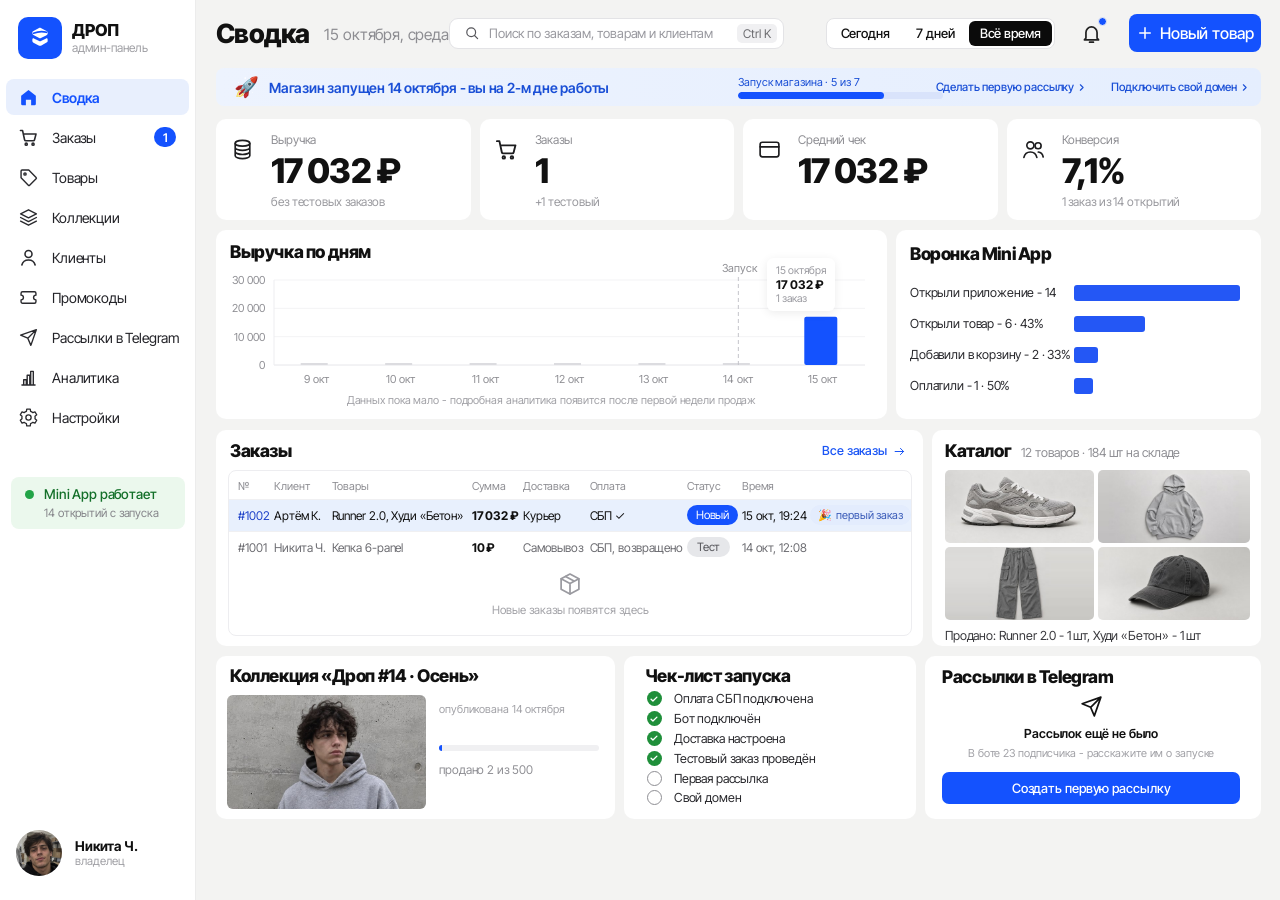
<file: admin.html>
<!doctype html>
<html lang="ru">
<head>
<meta charset="utf-8">
<meta name="viewport" content="width=device-width, initial-scale=1">
<title>ДРОП - админ-панель</title>
<link rel="icon" href="assets/favicon.svg">
<link rel="preconnect" href="https://fonts.googleapis.com">
<link rel="preconnect" href="https://fonts.gstatic.com" crossorigin>
<link href="https://fonts.googleapis.com/css2?family=Inter+Tight:wght@400;500;600;700;800&family=Noto+Color+Emoji&display=swap" rel="stylesheet">
<link rel="stylesheet" href="css/web.css">
</head>
<body>
<aside class="side">
  <a class="brand" href="#"><span class="brand__logo" id="logo"></span><b>ДРОП<small>админ-панель</small></b></a>
  <nav class="snav" id="snav"></nav>
  <div class="live"><b><i></i>Mini App работает</b><small id="liveOpens"></small></div>
  <div class="owner"><img id="ownerAva" alt=""><b id="ownerName"></b><small id="ownerRole"></small></div>
</aside>
<main class="main" id="main"></main>
<div class="toast" id="toast"></div>
<script src="js/data.js"></script>
<script src="js/icons.js"></script>
<script src="js/store.js"></script>
<script src="js/web.js"></script>
</body>
</html>
</file>
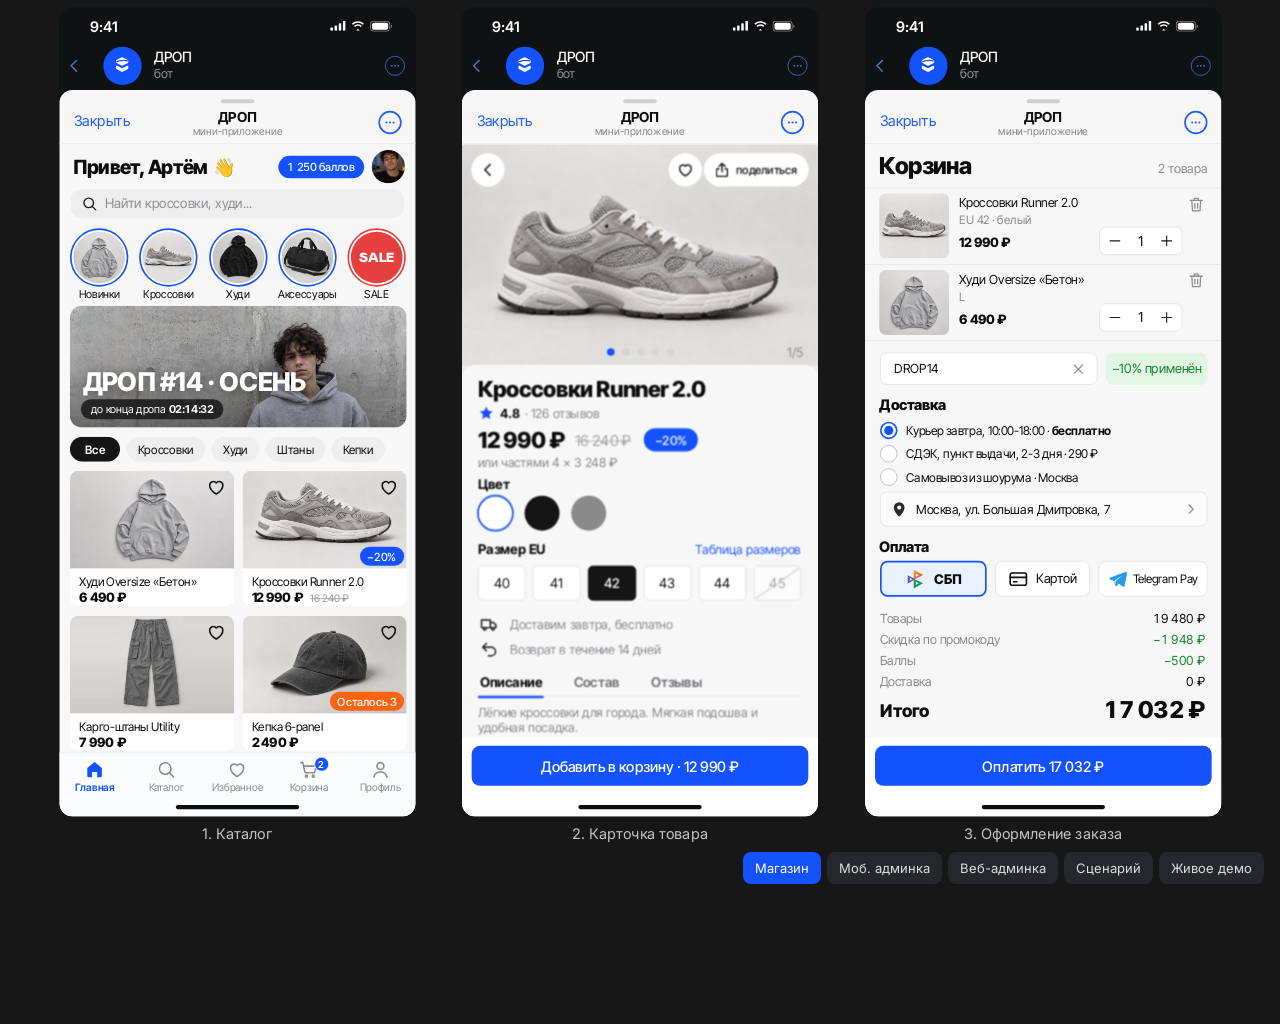
<file: showcase.html>
<!doctype html>
<html lang="ru">
<head>
<meta charset="utf-8">
<meta name="viewport" content="width=device-width, initial-scale=1">
<title>ДРОП - все экраны</title>
<link rel="icon" href="assets/favicon.svg">
<link href="https://fonts.googleapis.com/css2?family=Inter:wght@400;500;600&display=swap" rel="stylesheet">
<style>
  * { box-sizing: border-box; margin: 0; padding: 0; }
  html, body { background: #161716; color: #c9c9cc; font-family: Inter, sans-serif; }
  /* «холст» 1536x1024, как макеты GPT; на скринах масштабируется deviceScaleFactor */
  .board { position: relative; width: 1536px; height: 1024px; margin: 0 auto; transform-origin: top left; }
  .phone { position: absolute; top: 9px; height: 971px; border: 0; border-radius: 16px; background: #0f1213; }
  .cap { position: absolute; top: 990px; width: 448px; text-align: center; font-size: 17.5px; color: #c4c4c6; letter-spacing: -.1px; }
  .phone--sm { top: 128px; transform: scale(.84); transform-origin: top center; }
  .flow-h { position: absolute; left: 0; right: 0; top: 30px; text-align: center; color: #fff; font-size: 34px; font-weight: 600; letter-spacing: -.6px; }
  .flow-h small { display: block; font-size: 17px; font-weight: 400; color: #9c9ca1; letter-spacing: -.1px; margin-top: 8px; }
  .browser { position: absolute; left: 0; top: 0; width: 1440px; height: 900px; background: #fff; overflow: hidden; }
  .board--web .browser { left: 48px; top: 62px; border-radius: 3px; }
  .bt { height: 34px; background: #d8dfe8; display: flex; align-items: flex-end; padding-left: 12px; position: relative; }
  .bt__dots { position: absolute; left: 13px; top: 12px; display: flex; gap: 8px; }
  .bt__dots i { width: 12px; height: 12px; border-radius: 50%; }
  .bt__tab { margin-left: 74px; width: 220px; height: 28px; background: #edf0f3; border-radius: 8px 8px 0 0; display: flex; align-items: center; gap: 8px; padding: 0 12px; font-size: 12.5px; color: #1d1d1f; }
  .bt__tab b { width: 16px; height: 16px; border-radius: 4px; background: #1452fe; display: grid; place-items: center; }
  .bt__tab span { flex: 1; }
  .bt__plus { margin: 0 0 6px 12px; font-size: 20px; color: #444; line-height: 1; }
  .ba { height: 34px; background: #edf0f3; display: flex; align-items: center; gap: 18px; padding: 0 14px; color: #555; font-size: 14px; border-bottom: 1px solid #dfe3e8; }
  .ba__url { flex: 1; height: 26px; border-radius: 13px; background: #edf0f3; display: flex; align-items: center; gap: 10px; color: #1d1d1f; font-size: 14px; margin-left: 2px; }
  .ba svg { width: 17px; height: 17px; flex: none; }
  .ba__url svg { width: 14px; height: 14px; }
  .browser iframe { width: 1440px; height: 832px; border: 0; display: block; }
  .nav { position: fixed; right: 16px; bottom: 16px; display: flex; gap: 6px; z-index: 5; }
  .nav a { background: #26272a; color: #ddd; padding: 8px 12px; border-radius: 8px; text-decoration: none; font-size: 13px; }
  .nav a.on { background: #1452fe; color: #fff; }
  .shot .nav { display: none; }
</style>
</head>
<body>
<div class="board" id="board"></div>
<nav class="nav"><a href="?set=shop">Магазин</a><a href="?set=admin">Моб. админка</a><a href="?set=web">Веб-админка</a><a href="?set=flow">Сценарий</a><a href="index.html">Живое демо</a></nav>
<script>
  // ?set=shop|admin|web ; ?shot=1 - без навигации и с исходными данными;
  // ?ref=1 - ширины телефонов как в макете GPT (429/448/428) для сверки
  const P = new URLSearchParams(location.search);
  const set = P.get('set') || 'shop', shot = P.has('shot'), ref = P.has('ref');
  if (shot) document.documentElement.classList.add('shot');
  document.querySelectorAll('.nav a').forEach(a => a.classList.toggle('on', a.search === '?set=' + set));
  const board = document.getElementById('board');
  const q = shot ? 'frame=1&shot=1' : 'frame=1';
  const sets = {
    shop: [['#/', '1. Каталог'], ['#/product/runner', '2. Карточка товара'], ['#/cart', '3. Оформление заказа']],
    admin: [['#/admin', '1. Сводка'], ['#/admin/orders', '2. Заказы'], ['#/admin/product/runner', '3. Редактирование товара']],
    // сценарий покупки: 4 телефона помельче + заголовок; demo=paid - заказ #1003 уже оформлен
    flow: [['#/product/runner', '1. Выбор размера'], ['#/cart', '2. Промокод и доставка'], ['#/done/1003', '3. Оплата', 'demo=paid&'], ['#/admin/orders', '4. Заказ уже в админке', 'demo=paid&']],
  };
  if (set === 'web') {
    board.classList.add(ref ? 'board--ref' : 'board--web');
    if (ref) { board.style.width = '1440px'; board.style.height = '900px'; }
    board.innerHTML = `<div class="browser">
      <div class="bt"><div class="bt__dots"><i style="background:#fe5f57"></i><i style="background:#febc2e"></i><i style="background:#28c840"></i></div>
        <div class="bt__tab"><b><svg viewBox="0 0 24 24" width="12" height="12"><path fill="#fff" d="M6.6 8.2c0-.5.3-.9.8-1.1L11.3 5c.4-.2.9-.2 1.3 0l4 2.1c.5.3.8.7.8 1.2v.6c0 .5-.3.9-.8 1.1L12.7 12c-.4.2-.9.2-1.3 0l-4-2.1c-.5-.3-.8-.7-.8-1.2zM6.6 13c0-.6.6-.9 1.1-.7l3.7 1.9c.4.2.9.2 1.3 0l3.6-1.9c.5-.3 1.1.1 1.1.7v1.1c0 .5-.3.9-.8 1.1L12.7 17.4c-.4.2-.9.2-1.3 0l-4-2.1c-.5-.3-.8-.7-.8-1.2z"/></svg></b><span>ДРОП - админ-панель</span><svg viewBox="0 0 24 24" width="13" height="13" stroke="#333" stroke-width="2.4" stroke-linecap="round"><path d="m6 6 12 12M18 6 6 18"/></svg></div><span class="bt__plus">+</span></div>
      <div class="ba"><svg viewBox="0 0 24 24" fill="none" stroke="#5f6368" stroke-width="2" stroke-linecap="round" stroke-linejoin="round"><path d="M19 12H5M11 6l-6 6 6 6"/></svg><svg viewBox="0 0 24 24" fill="none" stroke="#5f6368" stroke-width="2" stroke-linecap="round" stroke-linejoin="round"><path d="M5 12h14M13 6l6 6-6 6"/></svg><svg viewBox="0 0 24 24" fill="none" stroke="#5f6368" stroke-width="2" stroke-linecap="round" stroke-linejoin="round"><path d="M20 12a8 8 0 1 1-2.3-5.7M20 4v5h-5"/></svg><div class="ba__url"><svg viewBox="0 0 24 24"><path fill="#555" d="M7 10V7.5a5 5 0 0 1 10 0V10h.6c.8 0 1.4.6 1.4 1.4v8.2c0 .8-.6 1.4-1.4 1.4H6.4c-.8 0-1.4-.6-1.4-1.4v-8.2c0-.8.6-1.4 1.4-1.4zm2 0h6V7.5a3 3 0 0 0-6 0z"/></svg>drop-store.ru/admin</div><svg viewBox="0 0 24 24" fill="none" stroke="#5f6368" stroke-width="2" stroke-linecap="round" stroke-linejoin="round"><path d="m12 3 2.7 5.6 6.1.8-4.5 4.2 1.1 6L12 16.8l-5.4 2.8 1.1-6-4.5-4.2 6.1-.8z"/></svg><svg viewBox="0 0 24 24" fill="#5f6368" stroke="none" stroke-width="2" stroke-linecap="round" stroke-linejoin="round"><path d="M10 3.5a2 2 0 0 1 4 0V5h3a1 1 0 0 1 1 1v3h-1.5a2 2 0 0 0 0 4H18v4a1 1 0 0 1-1 1h-4v-1.5a2 2 0 0 0-4 0V18H6a1 1 0 0 1-1-1v-4h1.5a2 2 0 0 0 0-4H5V6a1 1 0 0 1 1-1h4z"/></svg><svg viewBox="0 0 24 24"><circle cx="12" cy="12" r="9.5" fill="#5f6368"/><circle cx="12" cy="9.5" r="3.2" fill="#edf0f3"/><path d="M6.3 18c1.4-2.2 3.4-3.2 5.7-3.2s4.3 1 5.7 3.2" fill="#edf0f3"/></svg><svg viewBox="0 0 24 24" fill="#5f6368"><circle cx="12" cy="5" r="1.8"/><circle cx="12" cy="12" r="1.8"/><circle cx="12" cy="19" r="1.8"/></svg></div>
      <iframe src="admin.html?${shot ? 'shot=1' : ''}"></iframe></div>`;
  } else if (set === 'flow') {
    board.insertAdjacentHTML('beforeend', `<div class="flow-h">Заказ за минуту - и он сразу в админке<small>корзина, промокод и итог считаются вживую, заказ из Mini App появляется у продавца</small></div>`);
    sets.flow.forEach(([hash, cap, extra], i) => {
      const c = 192 + i * 384;
      board.insertAdjacentHTML('beforeend', `<iframe class="phone phone--sm" style="left:${c - 214}px;width:428px" src="index.html?${extra || ''}${q}${hash}"></iframe><div class="cap" style="left:${c - 224}px;top:954px">${cap}</div>`);
    });
  } else {
    // центры телефонов в макете: 284.5, 768, 1252
    const W = ref ? [429, 448, 428] : [428, 428, 428], X = [70, 544, 1038];
    const C = [284.5, 768, 1252];
    sets[set].forEach(([hash, cap], i) => {
      const x = ref ? X[i] : Math.round(C[i] - W[i] / 2);
      board.insertAdjacentHTML('beforeend', `<iframe class="phone" style="left:${x}px;width:${W[i]}px" src="index.html?${q}${hash}"></iframe><div class="cap" style="left:${C[i] - 224}px">${cap}</div>`);
    });
  }
  // в обычном браузере вписываем холст в окно
  function fit() { if (shot) return; const w = parseFloat(board.style.width) || 1536, k = Math.min(1, innerWidth / w); board.style.transform = k < 1 ? `scale(${k})` : ''; board.style.marginLeft = k < 1 ? '0' : 'auto'; }
  addEventListener('resize', fit); fit();
</script>
</body>
</html>
</file>
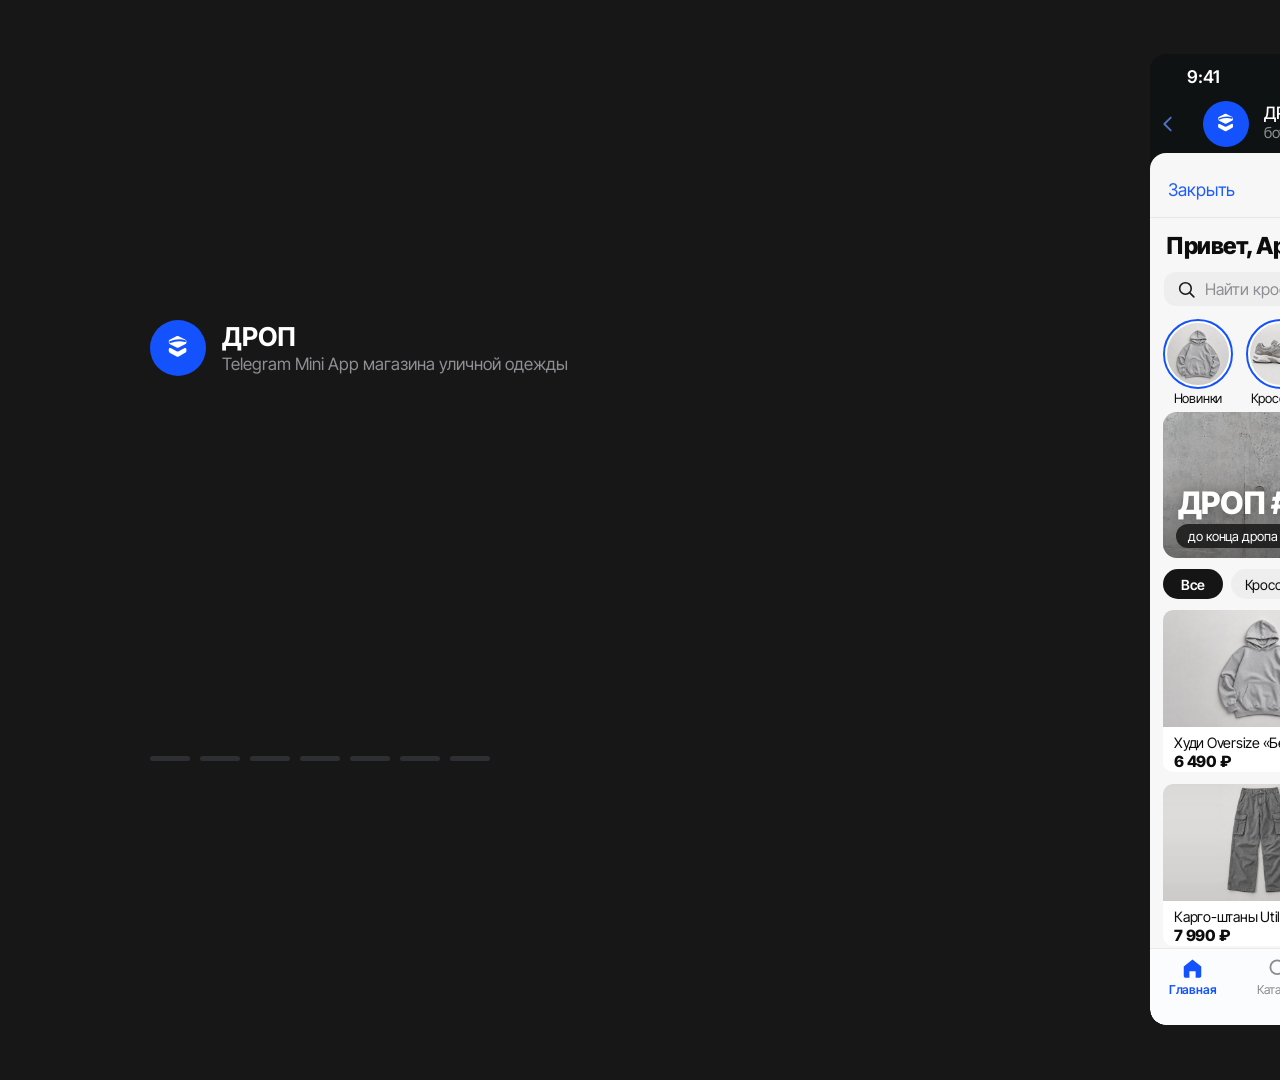
<file: tools/video.html>
<!doctype html>
<html lang="ru">
<head>
<meta charset="utf-8">
<title>ДРОП - запись видео</title>
<link href="https://fonts.googleapis.com/css2?family=Inter+Tight:wght@400;500;600;700;800&display=swap" rel="stylesheet">
<style>
  /* сцена 1920x1080 для видео в портфолио; управляется tools/record.js */
  * { box-sizing: border-box; margin: 0; padding: 0; }
  body { width: 1920px; height: 1080px; overflow: hidden; background: #161716; color: #fff; font-family: 'Inter Tight', sans-serif; position: relative; }
  .left { position: absolute; left: 150px; top: 0; bottom: 0; width: 760px; display: flex; flex-direction: column; justify-content: center; }
  .brand { display: flex; align-items: center; gap: 16px; font-size: 26px; font-weight: 700; }
  .brand i { width: 56px; height: 56px; border-radius: 50%; background: #1452fe; display: grid; place-items: center; }
  .brand small { display: block; font-size: 17px; font-weight: 400; color: #8e8e93; margin-top: 2px; }
  .step { margin-top: 80px; min-height: 260px; }
  .step b { display: block; font-size: 58px; font-weight: 700; letter-spacing: -1.4px; line-height: 1.08; transition: opacity .35s, transform .35s; }
  .step p { font-size: 24px; color: #a6a6ab; margin-top: 20px; line-height: 1.4; transition: opacity .35s .05s, transform .35s .05s; }
  .step.out b, .step.out p { opacity: 0; transform: translateY(12px); }
  .dots { display: flex; gap: 10px; margin-top: 40px; }
  .dots i { width: 40px; height: 5px; border-radius: 3px; background: #2e2f33; transition: background .3s; }
  .dots i.on { background: #1452fe; }
  .phone { position: absolute; left: 1150px; top: 54px; width: 428px; height: 971px; border: 0; border-radius: 16px; background: #0f1213; transition: opacity .5s; }
  .web { position: absolute; left: 240px; top: 150px; width: 1440px; height: 832px; border: 0; border-radius: 10px; opacity: 0; transition: opacity .5s; pointer-events: none; }
  .webcap { position: absolute; left: 0; right: 0; top: 52px; text-align: center; font-size: 46px; font-weight: 700; letter-spacing: -1px; opacity: 0; transition: opacity .5s; }
  .webmode .left, .webmode .phone { opacity: 0; }
  .webmode .web, .webmode .webcap { opacity: 1; }
  .left { transition: opacity .5s; }
  .tap { position: absolute; width: 44px; height: 44px; margin: -22px 0 0 -22px; border-radius: 50%; background: rgba(255,255,255,.45); border: 2px solid rgba(20,82,254,.9); pointer-events: none; opacity: 0; z-index: 9; }
  .tap.go { animation: tap .55s ease-out; }
  @keyframes tap { 0% { opacity: 1; transform: scale(.6); } 60% { opacity: .9; transform: scale(1); } 100% { opacity: 0; transform: scale(1.5); } }
  .end { position: absolute; inset: 0; background: #161716; display: flex; flex-direction: column; align-items: center; justify-content: center; opacity: 0; transition: opacity .6s; z-index: 10; pointer-events: none; }
  .end b { font-size: 64px; font-weight: 700; letter-spacing: -1.5px; margin-top: 28px; }
  .end p { font-size: 26px; color: #a6a6ab; margin-top: 16px; }
  .end i { width: 96px; height: 96px; border-radius: 50%; background: #1452fe; display: grid; place-items: center; }
  .endmode .end { opacity: 1; }
</style>
</head>
<body>
<div class="left">
  <div class="brand"><i id="logo1"></i><div>ДРОП<small>Telegram Mini App магазина уличной одежды</small></div></div>
  <div class="step" id="step"><b id="t"></b><p id="d"></p></div>
  <div class="dots" id="dots"></div>
</div>
<iframe class="phone" id="phone" src="../index.html?frame=1&reset=1#/"></iframe>
<div class="webcap">Веб-админка для компьютера</div>
<iframe class="web" id="web"></iframe>
<div class="tap" id="tap"></div>
<div class="end"><i id="logo2"></i><b>ДРОП - Telegram Mini App</b><p>Каталог · корзина с промокодом · оплата · мобильная и веб-админка</p></div>
<script>
  const logo = `<svg viewBox="0 0 24 24" width="70%" height="70%"><path fill="#fff" d="M6.6 8.2c0-.5.3-.9.8-1.1L11.3 5c.4-.2.9-.2 1.3 0l4 2.1c.5.3.8.7.8 1.2v.6c0 .5-.3.9-.8 1.1L12.7 12c-.4.2-.9.2-1.3 0l-4-2.1c-.5-.3-.8-.7-.8-1.2z"/><path fill="none" stroke="#1452fe" stroke-width="1.1" stroke-linecap="round" d="M7.4 8.6c2.4-.9 6.2-1.5 9.2-.6"/><path fill="#fff" d="M6.6 13c0-.6.6-.9 1.1-.7l3.7 1.9c.4.2.9.2 1.3 0l3.6-1.9c.5-.3 1.1.1 1.1.7v1.1c0 .5-.3.9-.8 1.1L12.7 17.4c-.4.2-.9.2-1.3 0l-4-2.1c-.5-.3-.8-.7-.8-1.2z"/></svg>`;
  document.getElementById('logo1').innerHTML = logo; document.getElementById('logo2').innerHTML = logo;
  const N = 7;
  document.getElementById('dots').innerHTML = '<i></i>'.repeat(N);
  window.setStep = (i, t, d) => {
    const el = document.getElementById('step');
    el.classList.add('out');
    setTimeout(() => { document.getElementById('t').innerHTML = t; document.getElementById('d').innerHTML = d; el.classList.remove('out'); }, 350);
    document.querySelectorAll('.dots i').forEach((x, k) => x.classList.toggle('on', k <= i));
  };
  window.tapAt = (x, y) => { const t = document.getElementById('tap'); t.style.left = x + 'px'; t.style.top = y + 'px'; t.classList.remove('go'); void t.offsetWidth; t.classList.add('go'); };
  window.showWeb = () => { document.getElementById('web').src = '../admin.html'; setTimeout(() => document.body.classList.add('webmode'), 600); };
  window.showEnd = () => document.body.classList.add('endmode');
</script>
</body>
</html>
</file>
<file: css/web.css>
/* ДРОП - веб-админка. Сетка по макету 1440x900 (контент 1440x832 под шапкой браузера). */
:root {
  --accent: #1452fe; --link: #1a55f5; --text: #111; --hint: #8b8b90; --line: #ececee;
  --bg: #f3f3f2; --card: #fff; --green: #17872f;
  --font: 'Inter Tight', 'Inter', -apple-system, 'Segoe UI', Roboto, sans-serif;
  --emoji: 'Noto Color Emoji', 'Apple Color Emoji', 'Segoe UI Emoji', sans-serif;
}
* { box-sizing: border-box; margin: 0; padding: 0; }
body { font-family: var(--font); color: var(--text); background: var(--bg); -webkit-font-smoothing: antialiased; min-height: 100vh; }
button, input { font: inherit; color: inherit; border: 0; background: none; outline: none; }
button { cursor: pointer; }
a { color: inherit; text-decoration: none; }
img { display: block; }
.ic { width: 24px; height: 24px; display: block; flex: none; }
.emoji { font-family: var(--emoji); font-weight: 400; }

/* боковое меню */
.side { position: fixed; left: 0; top: 0; bottom: 0; width: 196px; background: #fff; border-right: 1px solid #ececec; padding: 17px 6px 0; z-index: 5; }
.brand { display: flex; align-items: center; gap: 10px; padding-left: 12px; height: 42px; }
.brand__logo { width: 44px; height: 42px; border-radius: 10px; background: var(--accent); display: grid; place-items: center; --logo-bg: var(--accent); }
.brand__logo .ic { width: 34px; height: 34px; }
.brand b { font-size: 16.5px; font-weight: 800; line-height: 19px; letter-spacing: -.2px; }
.brand small { display: block; font-size: 12px; font-weight: 400; color: #a0a0a5; line-height: 15px; letter-spacing: 0; }
.snav { margin-top: 20px; display: flex; flex-direction: column; gap: 4px; }
.snav a { height: 36px; border-radius: 8px; display: flex; align-items: center; gap: 13px; padding-left: 12px; font-size: 14px; color: #232328; letter-spacing: -.15px; position: relative; }
.snav a .ic { width: 21px; height: 21px; color: #2a2a2e; }
.snav a:hover { background: #f5f6f8; }
.snav a.on { background: #e8effd; color: var(--accent); font-weight: 600; }
.snav a.on .ic { color: var(--accent); }
.snav .badge { position: absolute; right: 13px; min-width: 22px; height: 20px; border-radius: 10px; background: var(--accent); color: #fff; font-size: 12px; font-weight: 600; display: grid; place-items: center; }
.live { position: absolute; left: 11px; right: 10px; top: 477px; height: 52px; border-radius: 8px; background: #ebf8ed; padding: 9px 0 0 33px; }
.live b { display: block; position: relative; font-size: 13.5px; font-weight: 500; color: #14702a; letter-spacing: -.15px; line-height: 17px; }
.live b i { position: absolute; left: -19px; top: 4px; width: 9px; height: 9px; border-radius: 50%; background: #22a447; }
.live small { display: block; font-size: 11.5px; color: #85858a; margin-top: 3px; letter-spacing: -.1px; }
.owner { position: absolute; left: 16px; bottom: 24px; display: grid; grid-template-columns: 46px auto; column-gap: 13px; align-items: center; }
.owner img { width: 46px; height: 46px; border-radius: 50%; object-fit: cover; grid-row: span 2; }
.owner b { font-size: 13.5px; font-weight: 700; align-self: end; letter-spacing: -.15px; }
.owner small { font-size: 11.5px; color: #a0a0a5; align-self: start; }

/* основная колонка */
.main { margin-left: 196px; padding: 14px 19px 13px 20px; min-width: 980px; }
.top { display: flex; align-items: center; height: 38px; }
.top h1 { font-size: 26.5px; font-weight: 800; letter-spacing: -.6px; }
.top .date { font-size: 15.5px; color: #8d8d92; margin-left: 15px; white-space: nowrap; margin-top: 3px; letter-spacing: -.15px; }
.srch { margin-left: auto; width: 398px; height: 31px; border-radius: 9px; background: #fff; border: 1px solid #e3e3e6; display: flex; align-items: center; gap: 9px; padding: 0 6px 0 14px; color: #9a9aa0; }
.srch .ic { width: 16px; height: 16px; color: #55555a; }
.srch input { flex: 1; font-size: 13px; letter-spacing: -.1px; color: var(--text); }
.srch input::placeholder { color: #9a9aa0; }
.srch kbd { font-family: inherit; font-size: 12px; background: #f0f0f2; border-radius: 5px; padding: 2px 6px; color: #6c6c70; }
.per { margin-left: 42px; height: 31px; border-radius: 8px; background: #fff; border: 1px solid #e3e3e6; display: flex; padding: 2px; }
.per button { height: 25px; padding: 0; width: 73px; border-radius: 6px; font-size: 13px; font-weight: 500; letter-spacing: -.1px; }
.per button:nth-child(2) { width: 67px; }
.per button:nth-child(3) { width: 83px; }
.per button.on { background: #0b0b0b; color: #fff; }
.bell { margin-left: 25px; position: relative; width: 24px; height: 24px; color: #222; }
.bell .ic { width: 23px; height: 23px; }
.bell i { position: absolute; right: -4px; top: -4px; width: 9px; height: 9px; border-radius: 50%; background: var(--accent); border: 1.5px solid var(--bg); }
.newbtn { margin-left: 26px; width: 159px; height: 38px; border-radius: 8px; background: var(--accent); color: #fff; font-size: 16px; font-weight: 500; display: flex; align-items: center; justify-content: center; gap: 6px; letter-spacing: -.1px; }
.newbtn .ic { width: 18px; height: 18px; stroke-width: 2; }

.launch { position: relative; margin-top: 16px; height: 38px; border-radius: 8px; background: linear-gradient(90deg, #edf3fe, #e5eefe); display: flex; align-items: center; padding: 0 11px 0 18px; color: #1a4fd6; }
.launch .emoji { font-size: 20px; margin-right: 10px; }
.launch > b { font-size: 14px; font-weight: 600; letter-spacing: -.2px; }
.launch__prog { margin-left: 0; position: absolute; left: 522px; width: 205px; }
.launch__prog small { display: block; font-size: 11px; letter-spacing: -.1px; line-height: 13px; }
.launch__prog i { display: block; height: 7px; border-radius: 4px; background: #d9e3fb; margin-top: 3px; overflow: hidden; }
.launch__prog i::after { content: ''; display: block; height: 100%; width: var(--p); background: var(--accent); border-radius: 4px; }
.launch__links { margin-left: auto; display: flex; gap: 24px; font-size: 11.5px; font-weight: 500; letter-spacing: -.15px; }
.launch__links a { display: flex; align-items: center; }
.launch__links .ic { width: 11px; height: 11px; stroke-width: 2.4; margin-left: 2px; }

.card { background: var(--card); border-radius: 10px; }
.stats { display: grid; grid-template-columns: repeat(4, 1fr); gap: 9px; margin-top: 13px; }
.stat { height: 101px; position: relative; padding: 13px 0 0 55px; }
.stat > .ic { position: absolute; left: 14px; top: 18px; width: 25px; height: 25px; color: #1d1d1f; }
.stat small { font-size: 12px; color: #8f8f94; display: block; letter-spacing: -.1px; line-height: 15px; }
.stat b { display: block; font-size: 34px; font-weight: 800; letter-spacing: -.9px; line-height: 40px; margin-top: 4px; }
.stat span { font-size: 12px; color: #9a9a9f; display: block; letter-spacing: -.1px; margin-top: 3px; }

.row2 { display: grid; grid-template-columns: 1fr 365px; gap: 9px; margin-top: 10px; }
.row3 { display: grid; grid-template-columns: 1fr 329px; gap: 9px; margin-top: 11px; }
.row4 { display: grid; grid-template-columns: 461fr 338fr 388fr; gap: 9px; margin-top: 10px; }
.card h2 { font-size: 17.5px; font-weight: 800; letter-spacing: -.4px; line-height: 22px; }
.chart { height: 189px; padding: 11px 14px 0; position: relative; }
.chart svg { position: absolute; left: 0; top: 0; width: 100%; height: 100%; overflow: visible; }
.chart text { font-family: var(--font); }
.chart .tip { position: absolute; padding: 6px 9px; background: #fff; border-radius: 6px; box-shadow: 0 2px 10px rgba(0,0,0,.08); font-size: 10.5px; color: #9a9aa0; line-height: 13px; }
.chart .tip b { display: block; color: #111; font-size: 12px; font-weight: 700; line-height: 15px; }
.chart__note { position: absolute; left: 0; right: 0; bottom: 12px; text-align: center; font-size: 11px; color: #a2a2a7; letter-spacing: -.1px; }
.funnel { height: 189px; padding: 13px 20px 0 14px; }
.funnel ul { list-style: none; margin-top: 12px; }
.funnel li { display: flex; align-items: center; height: 31px; font-size: 12.5px; letter-spacing: -.15px; color: #2a2a2e; }
.funnel li span { width: 164px; flex: none; white-space: nowrap; }
.funnel li i { display: block; height: 16px; border-radius: 3px; background: #2457f5; }
.orders { height: 216px; padding: 10px 11px 0 12px; }
.orders h2 { padding-left: 2px; display: flex; justify-content: space-between; align-items: center; }
.orders h2 a { font-size: 12.5px; font-weight: 500; color: var(--link); letter-spacing: -.1px; display: flex; align-items: center; gap: 5px; margin-right: 5px; }
.orders h2 a .ic { width: 15px; height: 15px; }
.tbl { margin-top: 8px; border: 1px solid #ededf0; border-radius: 8px; height: 166px; overflow: hidden; position: relative; }
.tbl table { width: 100%; border-collapse: collapse; font-size: 12px; letter-spacing: -.1px; }
.tbl th { text-align: left; font-weight: 400; color: #8f8f94; font-size: 11px; height: 28px; padding-top: 2px; }
.tbl td { height: 32px; white-space: nowrap; }
.tbl tr.hl td { background: #e8f0fd; }
.tbl tr + tr td { border-top: 1px solid #f0f0f2; }
.tbl tr.muted td { color: #6d6d72; }
.tbl th:first-child, .tbl td:first-child { padding-left: 9px; }
.tbl .id { color: #1d40c8; }
.tbl tr.muted .id { color: #6d6d72; }
.tbl .sum { font-weight: 700; color: #111 !important; }
.tbl .st { display: inline-flex; align-items: center; height: 20px; padding: 0 9px; border-radius: 10px; font-size: 11.5px; background: var(--accent); color: #fff; }
.tbl .st.test { background: #e6e7ea; color: #55555a; padding: 0 10px; }
.tbl .st.work { background: #fff1d6; color: #b46a00; }
.tbl .st.done { background: #e3f6e6; color: var(--green); }
.tbl .first { display: inline-flex; align-items: center; gap: 4px; height: 20px; padding: 0 8px; border-radius: 10px; background: #e3ecfd; color: #3a5bb8; font-size: 11px; }
.tbl .empty { position: absolute; left: 0; right: 0; bottom: 18px; text-align: center; font-size: 11.5px; color: #a2a2a7; }
.tbl .empty .ic { width: 26px; height: 26px; margin: 0 auto 6px; color: #9a9aa0; }
.cat { height: 216px; padding: 10px 10px 0 13px; }
.cat h2 small { font-size: 12.5px; font-weight: 400; color: #8f8f94; letter-spacing: -.1px; margin-left: 10px; }
.cat__grid { display: grid; grid-template-columns: 149px 152px; gap: 4px; margin-top: 6px; }
.cat__grid img { width: 100%; height: 73px; border-radius: 5px; object-fit: cover; }
.cat p { font-size: 12.5px; color: #3a3a3e; margin-top: 8px; letter-spacing: -.15px; }
.coll { height: 163px; padding: 9px 14px 0; display: grid; grid-template-columns: 199px 1fr; grid-template-rows: 22px 1fr; column-gap: 10px; }
.coll h2 { grid-column: 1 / -1; }
.coll img { width: 199px; height: 114px; border-radius: 6px; object-fit: cover; margin-top: 8px; margin-left: -3px; }
.coll__meta { padding-top: 15px; font-size: 11px; color: #a2a2a7; letter-spacing: -.1px; }
.coll__meta i { display: block; height: 6px; border-radius: 3px; background: #f0f0f2; margin: 29px 2px 0 0; overflow: hidden; }
.coll__meta i::after { content: ''; display: block; height: 100%; width: max(3px, var(--p)); background: var(--accent); }
.coll__meta span { display: block; margin-top: 11px; font-size: 12px; color: #8f8f94; }
.chk { height: 163px; padding: 9px 14px 0 21px; }
.chk ul { list-style: none; margin-top: 2px; }
.chk li { display: flex; align-items: center; gap: 12px; height: 19.8px; font-size: 12.5px; letter-spacing: -.15px; color: #2a2a2e; }
.chk li .ok { width: 15px; height: 15px; border-radius: 50%; background: #1f8f3a; color: #fff; display: grid; place-items: center; margin-left: 2px; }
.chk li .ok .ic { width: 10px; height: 10px; stroke-width: 3.2; }
.chk li .no { width: 15px; height: 15px; border-radius: 50%; border: 1.3px solid #8e8e93; margin-left: 2px; }
.mail { height: 163px; padding: 10px 21px 0 17px; text-align: center; }
.mail h2 { text-align: left; }
.mail .ic { width: 25px; height: 25px; margin: 6px auto 0; color: #111; }
.mail b { display: block; font-size: 12.5px; font-weight: 600; margin-top: 7px; letter-spacing: -.15px; }
.mail p { font-size: 11px; color: #a2a2a7; margin-top: 5px; letter-spacing: -.1px; }
.mail button { width: 100%; height: 32px; border-radius: 7px; background: var(--accent); color: #fff; font-size: 13px; font-weight: 500; margin-top: 12px; letter-spacing: -.1px; }
.toast { position: fixed; left: 50%; bottom: 30px; transform: translate(-50%, 20px); background: rgba(20,20,20,.92); color: #fff; padding: 11px 18px; border-radius: 10px; font-size: 14px; opacity: 0; transition: .25s; pointer-events: none; z-index: 50; }
.toast.on { opacity: 1; transform: translate(-50%, 0); }
.flash { animation: flash 1.2s; }
@keyframes flash { 0%, 40% { box-shadow: 0 0 0 3px rgba(20,82,254,.35); } 100% { box-shadow: 0 0 0 0 rgba(20,82,254,0); } }

@media (max-width: 1100px) {
  .side { position: static; width: auto; height: auto; padding-bottom: 10px; }
  .snav { flex-direction: row; flex-wrap: wrap; }
  .live, .owner { display: none; }
  .main { margin-left: 0; min-width: 0; }
  .row2, .row3, .row4, .stats { grid-template-columns: 1fr; }
  .top { flex-wrap: wrap; height: auto; gap: 10px; }
  .srch, .per, .bell, .newbtn { margin-left: 0; }
  .launch { height: auto; flex-wrap: wrap; gap: 8px; padding: 10px; }
  .launch__prog { margin-left: 0; position: static; }
  .tbl { overflow-x: auto; height: auto; padding-bottom: 70px; }
}
</file>
